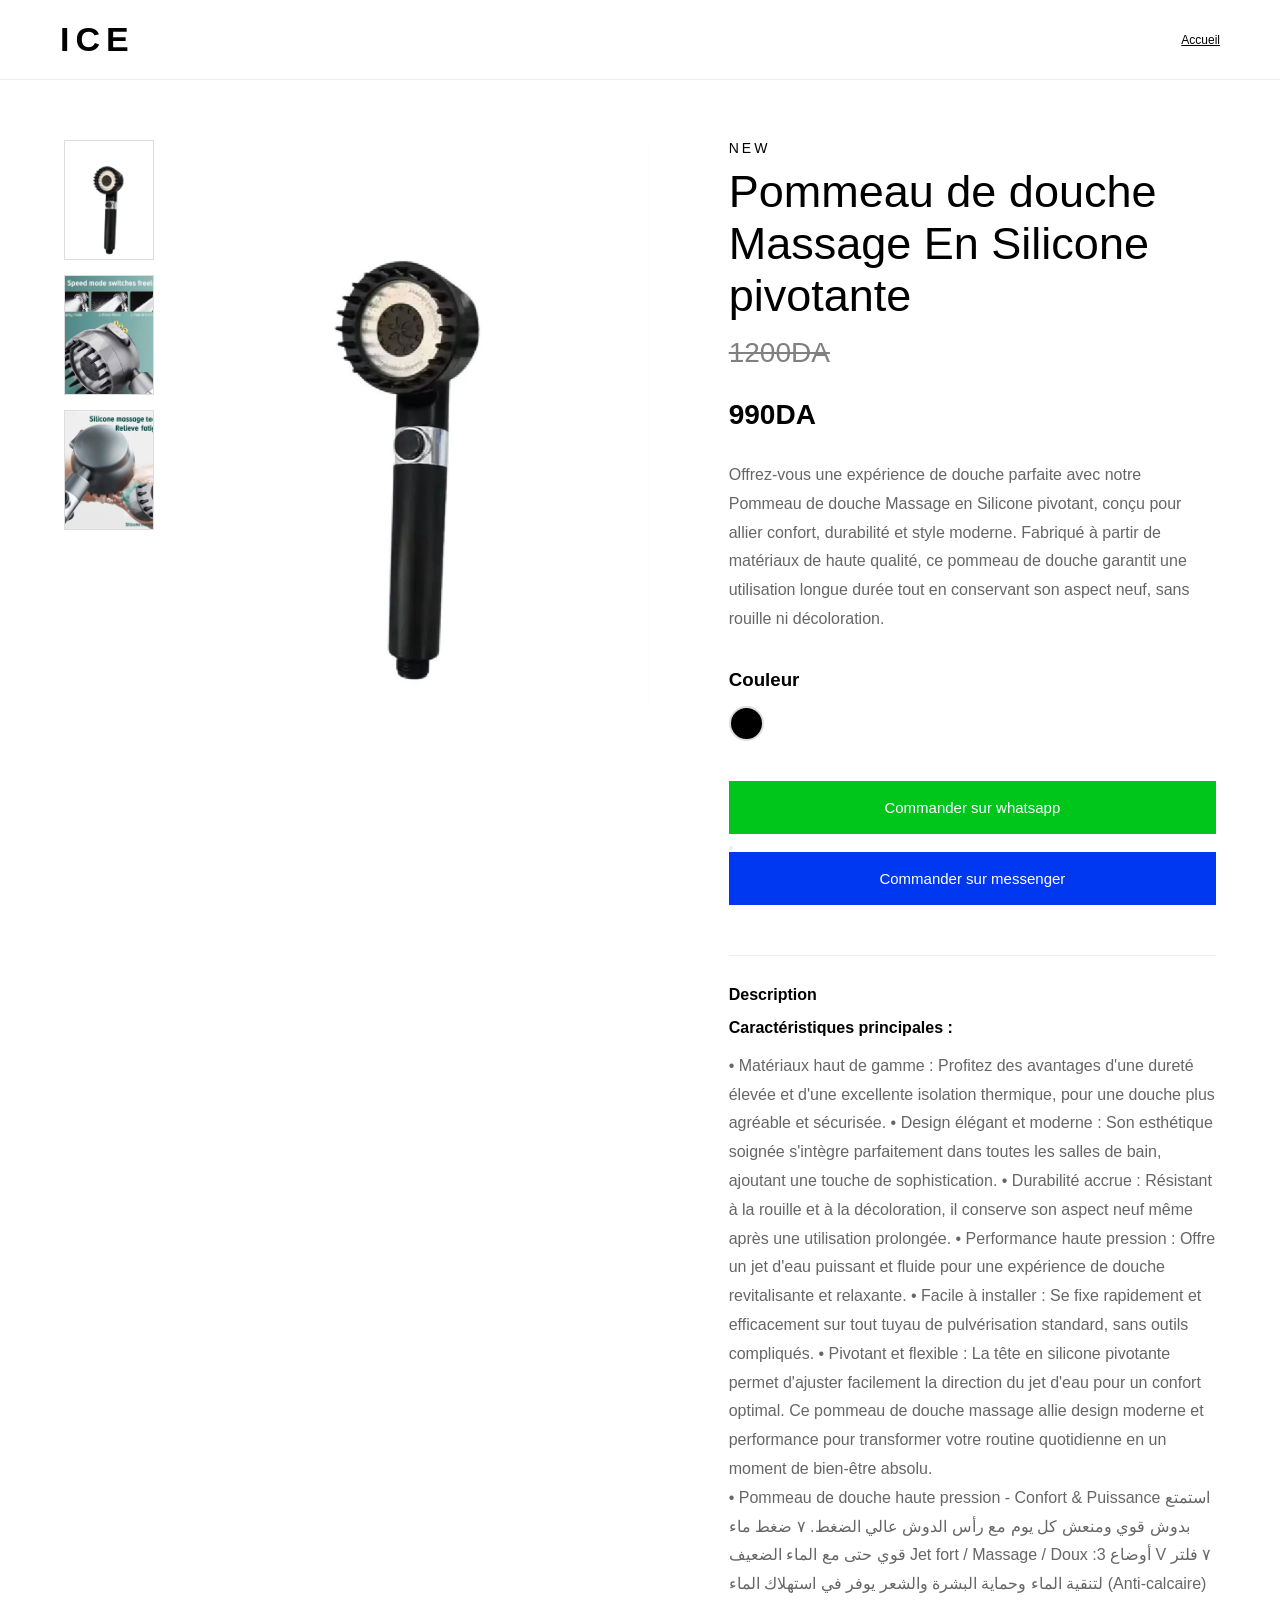
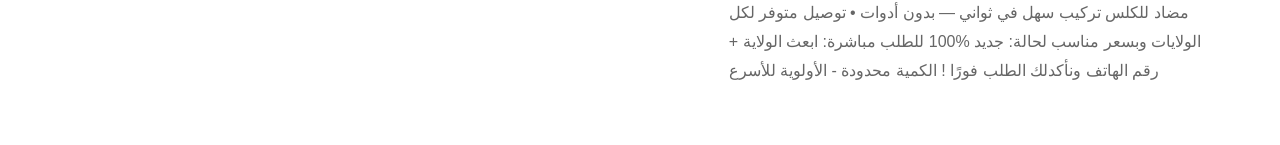
<file: douchette.html>
<!DOCTYPE html>
<html lang="fr">
<head>
<meta charset="UTF-8">
<meta name="viewport" content="width=device-width, initial-scale=1.0">
<title>ICE Products</title>

<link rel="stylesheet" href="douchette.css">
</head>

<body>

<header class="header">

    <a href="index.html" class="logo">ICE</a>
     
    <div class="okito">
          <a class="okito" href="index.html">Accueil</a>
      </div>

</header>


<section class="product">

    <div class="gallery">

        <div class="small-images">
            <img src="douchette1.jpeg" onclick="changeImage(this)">
            <img src="Douchette2.jpeg" onclick="changeImage(this)">
            <img src="douchette3.jpeg" onclick="changeImage(this)">
        </div>

        <div class="main-image">
            <img id="main" src="douchette1.jpeg">
        </div>

    </div>

    <div class="details">

        <p class="brand">NEW</p>

        <h1>Pommeau de douche Massage En Silicone pivotante</h1>
        <h2 class="oldprice">1200DA</h2>
        <h2>990DA</h2>

        <p class="description">
                Offrez-vous une expérience de douche parfaite avec notre Pommeau de douche
                Massage en Silicone pivotant, conçu pour allier confort, durabilité et style moderne.
                Fabriqué à partir de matériaux de haute qualité, ce pommeau de douche garantit une utilisation 
                longue durée tout en conservant son aspect neuf, sans rouille ni décoloration.
        </p>

        <h3>Couleur</h3>

        <div class="colors">

            <span style="background:rgb(0, 0, 0)"></span>

        </div>
         <a href="https://wa.me/213541991578?text=Bonjour,%20je%20veux%20commander%20le%20produit:%20douchette%20couleur:%20noir"><button class="whatssappp">Commander sur whatsapp</button></a><br>
         <a href="" ><button class="insta"></button></a><br>
         <a href="https://m.me/seifeddinetamert" ><button class="messenger">Commander sur messenger</button></a><br>
      
        <div class="infos">

            <h4>Description</h4>
            <h4>Caractéristiques principales :</h4>
            <p> 
            • Matériaux haut de gamme : Profitez des avantages d'une dureté élevée et d'une excellente isolation thermique, pour une douche plus agréable et sécurisée.
            • Design élégant et moderne : Son esthétique soignée s'intègre parfaitement dans toutes les salles de bain, ajoutant une touche de sophistication.
            • Durabilité accrue : Résistant à la rouille et à la décoloration, il conserve son aspect neuf même après une utilisation prolongée.
            • Performance haute pression : Offre un jet d'eau puissant et fluide pour une expérience de douche revitalisante et relaxante.
            ⁠• Facile à installer : Se fixe rapidement et efficacement sur tout tuyau de pulvérisation standard, sans outils compliqués.
            • Pivotant et flexible : La tête en silicone pivotante permet d'ajuster facilement la direction du jet d'eau pour un confort optimal.
            Ce pommeau de douche massage allie design moderne et performance pour transformer votre routine quotidienne en un moment de bien-être absolu.
            </p>
            <p>
                • Pommeau de douche haute pression - Confort & Puissance استمتع بدوش قوي ومنعش كل يوم مع رأس الدوش عالي
                الضغط. 
            ٧ ضغط ماء قوي حتى مع الماء الضعيف
            Jet fort / Massage / Doux :أوضاع 3 V
            ٧ فلتر لتنقية الماء وحماية البشرة والشعر
            يوفر في استهلاك الماء
            (Anti-calcaire) مضاد للكلس
            تركيب سهل في ثواني — بدون أدوات
            • توصيل متوفر لكل الولايات وبسعر مناسب
            لحالة: جديد %100
            للطلب مباشرة: ابعث الولاية + رقم الهاتف ونأكدلك
            الطلب فورًا
            ! الكمية محدودة - الأولوية للأسرع
            </p>

        </div>

    </div>

</section>

<script>

function changeImage(img){

document.getElementById("main").src=img.src;


}

</script>

</body>
</html>
</file>
<file: douchette.css>
*{
margin:0;
padding:0;
box-sizing:border-box;
font-family:Arial,Helvetica,sans-serif;
}

body{
background:#fff;
color:#000000;
}

.header{

height:80px;
display:flex;
justify-content:space-between;
align-items:center;
padding:0 60px;
border-bottom:1px solid #eee;

}

.logo{

text-decoration:none;
font-size:34px;
font-weight:bold;
color:rgb(0, 0, 0);
letter-spacing:6px;

}

nav{

display:flex;
gap:35px;

}

nav a{

text-decoration:none;
color:#111;
font-size:15px;

}

.product{

width:90%;
max-width:1400px;

margin:60px auto;

display:grid;

grid-template-columns:1.2fr 1fr;

gap:80px;

}

.gallery{

display:flex;

gap:20px;

}

.small-images{

display:flex;

flex-direction:column;

gap:15px;

}

.small-images img{

width:90px;
height:120px;
object-fit:cover;
cursor:pointer;
border:1px solid #ddd;
transition:.3s;

}

.small-images img:hover{

border-color:black;

}

.main-image{

flex:1;

}

.main-image img{

width:100%;
display:block;

}

.brand{

letter-spacing:3px;
font-size:14px;
margin-bottom:10px;

}

.details h1{

font-size:45px;
font-weight:300;
margin-bottom:15px;

}

.details h2{

font-size:28px;
margin-bottom:30px;
}

.description{

line-height:1.8;
color:#666;
margin-bottom:35px;

}

.details h3{

margin-bottom:15px;

}

.colors{

display:flex;

gap:15px;

margin-bottom:40px;

}

.colors span{

width:35px;
height:35px;
border-radius:50%;
cursor:pointer;
border:2px solid #ddd;

}
.okito{
color: #000000;
font-size: 12px;
}


.oldprice{
text-decoration: line-through;
color: gray;
font-size:28px;
margin-bottom:30px;
font-weight: normal;
}

.whatssappp{

width:100%;
padding:18px;
background:rgb(0, 197, 27);
color:white;
border:none;
font-size:15px;
cursor:pointer;
transition:.3s;

}
.instagram{
width:100%;
padding:18px;
background:rgb(207, 0, 45);
color:white;
border:none;
font-size:15px;
cursor:pointer;
transition:.3s;

}
.messenger{
 width:100%;
padding:18px;
background:rgb(0, 56, 241);
color:white;
border:none;
font-size:15px;
cursor:pointer;
transition:.3s; 
}

button:hover{

background:#444;

}

.infos{

margin-top:50px;
padding-top:30px;
border-top:1px solid #eee;

}

.infos h4{

margin-bottom:15px;

}

.infos p{

color:#666;
line-height:1.8;

}

@media(max-width:900px){

.header{

padding:20px;

}

nav{

display:none;

}

.product{

grid-template-columns:1fr;

gap:40px;

}

.gallery{

flex-direction:column-reverse;

}

.small-images{

flex-direction:row;
justify-content:center;

}

.small-images img{

width:70px;
height:90px;

}

.details h1{

font-size:32px;

}

}
</file>
